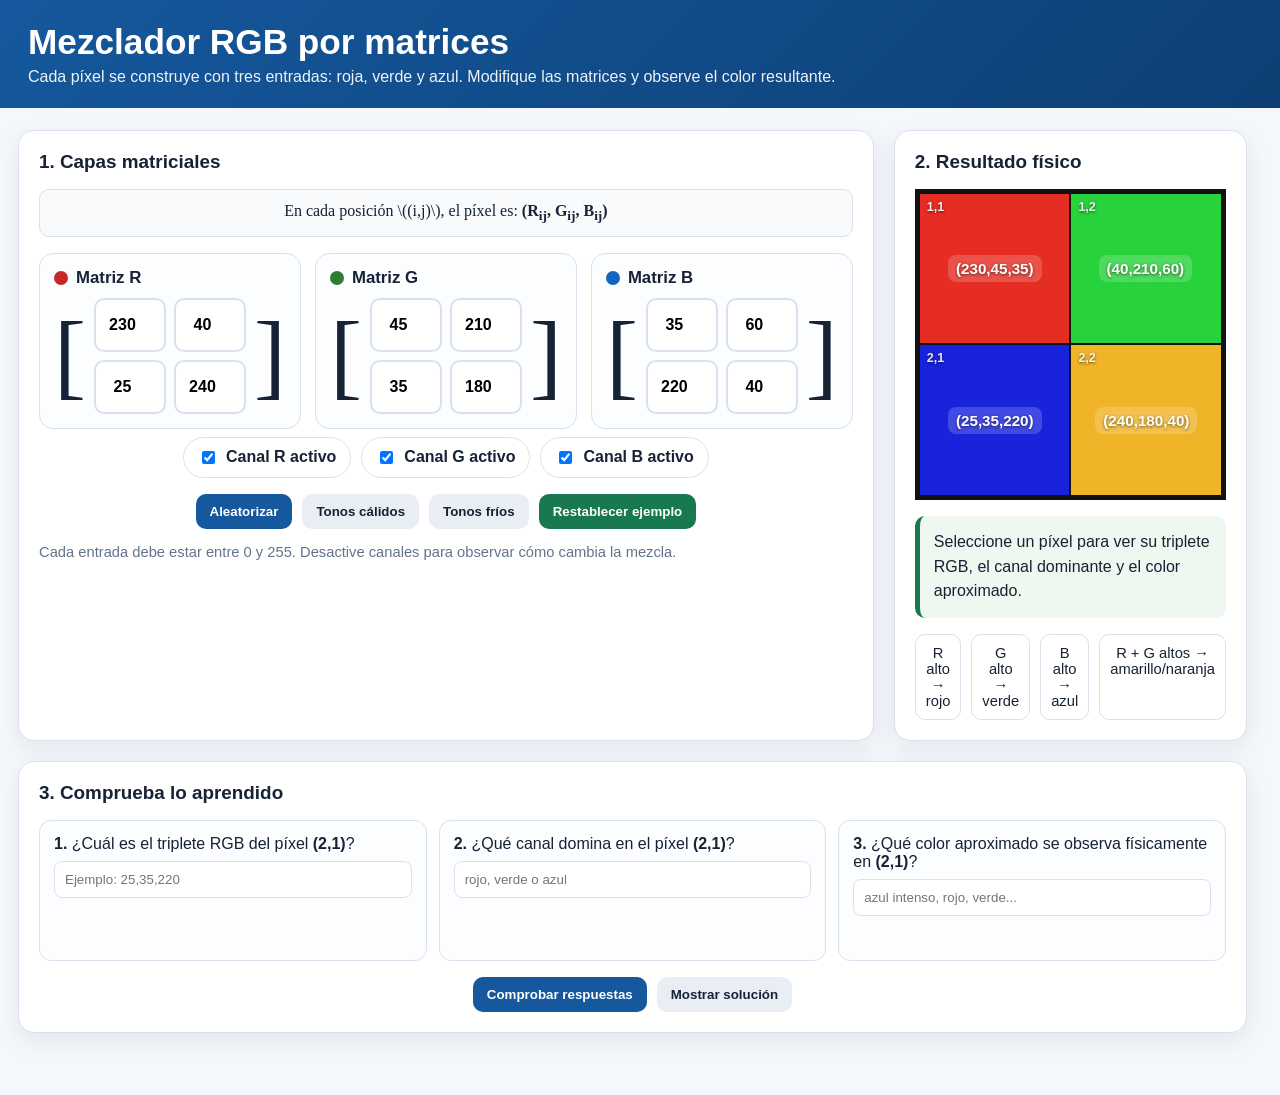
<file: public/laboratorios/mezclador_rgb_matrices.html>
<!DOCTYPE html>
<html lang="es">
<head>
<meta charset="UTF-8">
<meta name="viewport" content="width=device-width, initial-scale=1.0">
<title>Mezclador RGB por matrices</title>
<style>
  :root{
    --bg:#f4f7fb;
    --card:#ffffff;
    --border:#d9e2ec;
    --text:#162235;
    --muted:#64748b;
    --blue:#15589d;
    --blue2:#0d3f74;
    --green:#18794e;
    --red:#c62828;
    --g:#2e7d32;
    --b:#1565c0;
  }
  *{box-sizing:border-box}
  body{
    margin:0;
    font-family:Inter,Segoe UI,Arial,sans-serif;
    background:var(--bg);
    color:var(--text);
  }
  header{
    background:linear-gradient(135deg,var(--blue),var(--blue2));
    color:#fff;
    padding:22px 28px;
  }
  header h1{margin:0 0 6px;font-size:clamp(1.5rem,3vw,2.2rem)}
  header p{margin:0;opacity:.93}
  main{
    max-width:1280px;
    margin:22px auto;
    padding:0 18px 40px;
    display:grid;
    grid-template-columns:1.2fr .95fr;
    gap:20px;
  }
  .card{
    background:var(--card);
    border:1px solid var(--border);
    border-radius:16px;
    box-shadow:0 8px 24px rgba(24,49,83,.08);
    padding:20px;
  }
  h2{margin-top:0;font-size:1.18rem}
  .triple{
    display:grid;
    grid-template-columns:repeat(3,1fr);
    gap:14px;
  }
  .matrixBox{
    border:1px solid var(--border);
    border-radius:14px;
    padding:14px;
    background:#fbfdff;
  }
  .matrixBox h3{
    margin:0 0 10px;
    display:flex;
    align-items:center;
    gap:8px;
    font-size:1.05rem;
  }
  .dot{width:14px;height:14px;border-radius:50%}
  .red{background:var(--red)}
  .green{background:var(--g)}
  .blue{background:var(--b)}
  .bracketWrap{
    display:flex;
    justify-content:center;
    align-items:center;
    gap:8px;
  }
  .bracket{
    font-size:6rem;
    line-height:.8;
    font-family:Georgia,serif;
    font-weight:300;
  }
  .matrix{
    display:grid;
    grid-template-columns:repeat(2,72px);
    gap:8px;
  }
  .matrix input{
    width:72px;
    height:54px;
    border:2px solid var(--border);
    border-radius:10px;
    text-align:center;
    font-weight:700;
    font-size:1rem;
    outline:none;
  }
  .matrix input:focus{border-color:var(--blue)}
  .controls{
    display:flex;
    flex-wrap:wrap;
    gap:10px;
    justify-content:center;
    margin-top:16px;
  }
  button{
    border:none;
    border-radius:10px;
    padding:10px 14px;
    font-weight:700;
    cursor:pointer;
    color:#fff;
    background:var(--blue);
  }
  button.secondary{background:#e9eef5;color:var(--text)}
  button.greenbtn{background:var(--green)}
  .channelToggles{
    display:flex;
    gap:10px;
    justify-content:center;
    flex-wrap:wrap;
    margin-top:8px;
  }
  .pill{
    display:flex;
    align-items:center;
    gap:8px;
    padding:10px 14px;
    border-radius:999px;
    border:1px solid var(--border);
    background:#fff;
    font-weight:700;
  }
  .visual{
    display:flex;
    flex-direction:column;
    gap:16px;
  }
  .pixelGrid{
    width:min(100%,380px);
    aspect-ratio:1;
    display:grid;
    grid-template-columns:repeat(2,1fr);
    margin:0 auto;
    border:4px solid #111;
  }
  .pixel{
    border:1px solid #111;
    position:relative;
    display:flex;
    align-items:center;
    justify-content:center;
    cursor:pointer;
    font-weight:800;
    transition:.15s transform;
  }
  .pixel:hover{transform:scale(.98)}
  .pixel small{
    position:absolute;
    left:7px;
    top:6px;
    font-size:.78rem;
    color:rgba(255,255,255,.9);
    text-shadow:0 1px 3px rgba(0,0,0,.6);
  }
  .pixel span{
    padding:5px 8px;
    border-radius:8px;
    background:rgba(255,255,255,.18);
    backdrop-filter:blur(4px);
    color:#fff;
    text-shadow:0 1px 3px rgba(0,0,0,.55);
    font-size:.95rem;
  }
  .readout{
    border-left:5px solid var(--green);
    background:#eef8f0;
    padding:14px;
    border-radius:10px;
    line-height:1.55;
  }
  .formula{
    font-family:Cambria,Georgia,serif;
    background:#f8fafc;
    border:1px solid var(--border);
    padding:12px;
    border-radius:10px;
    text-align:center;
  }
  .legend{
    display:grid;
    grid-template-columns:repeat(4,1fr);
    gap:10px;
  }
  .legend div{
    border:1px solid var(--border);
    border-radius:10px;
    padding:10px;
    text-align:center;
    font-size:.92rem;
    background:#fff;
  }
  .activity{grid-column:1/-1}
  .questionGrid{
    display:grid;
    grid-template-columns:repeat(3,1fr);
    gap:12px;
  }
  .question{
    border:1px solid var(--border);
    border-radius:12px;
    padding:14px;
    background:#fcfdff;
  }
  .question input{
    width:100%;
    padding:10px;
    margin-top:8px;
    border:1px solid var(--border);
    border-radius:8px;
  }
  .feedback{margin-top:8px;font-weight:700;min-height:22px}
  .mini{
    color:var(--muted);
    font-size:.92rem;
  }
  @media(max-width:960px){
    main{grid-template-columns:1fr}
    .activity{grid-column:auto}
    .triple{grid-template-columns:1fr}
    .questionGrid{grid-template-columns:1fr}
  }
</style>
</head>
<body>
<header>
  <h1>Mezclador RGB por matrices</h1>
  <p>Cada píxel se construye con tres entradas: roja, verde y azul. Modifique las matrices y observe el color resultante.</p>
</header>

<main>
  <section class="card">
    <h2>1. Capas matriciales</h2>
    <div class="formula">
      En cada posición \((i,j)\), el píxel es: <strong>(R<sub>ij</sub>, G<sub>ij</sub>, B<sub>ij</sub>)</strong>
    </div>

    <div class="triple" style="margin-top:16px">
      <div class="matrixBox">
        <h3><span class="dot red"></span> Matriz R</h3>
        <div class="bracketWrap">
          <span class="bracket">[</span>
          <div class="matrix" id="rMatrix"></div>
          <span class="bracket">]</span>
        </div>
      </div>

      <div class="matrixBox">
        <h3><span class="dot green"></span> Matriz G</h3>
        <div class="bracketWrap">
          <span class="bracket">[</span>
          <div class="matrix" id="gMatrix"></div>
          <span class="bracket">]</span>
        </div>
      </div>

      <div class="matrixBox">
        <h3><span class="dot blue"></span> Matriz B</h3>
        <div class="bracketWrap">
          <span class="bracket">[</span>
          <div class="matrix" id="bMatrix"></div>
          <span class="bracket">]</span>
        </div>
      </div>
    </div>

    <div class="channelToggles">
      <label class="pill"><input type="checkbox" id="toggleR" checked> Canal R activo</label>
      <label class="pill"><input type="checkbox" id="toggleG" checked> Canal G activo</label>
      <label class="pill"><input type="checkbox" id="toggleB" checked> Canal B activo</label>
    </div>

    <div class="controls">
      <button id="randomBtn">Aleatorizar</button>
      <button class="secondary" id="warmBtn">Tonos cálidos</button>
      <button class="secondary" id="coolBtn">Tonos fríos</button>
      <button class="greenbtn" id="resetBtn">Restablecer ejemplo</button>
    </div>
    <p class="mini">Cada entrada debe estar entre 0 y 255. Desactive canales para observar cómo cambia la mezcla.</p>
  </section>

  <section class="card visual">
    <div>
      <h2>2. Resultado físico</h2>
      <div class="pixelGrid" id="pixelGrid"></div>
    </div>

    <div class="readout" id="readout">
      Seleccione un píxel para ver su triplete RGB, el canal dominante y el color aproximado.
    </div>

    <div class="legend">
      <div>R alto → rojo</div>
      <div>G alto → verde</div>
      <div>B alto → azul</div>
      <div>R + G altos → amarillo/naranja</div>
    </div>
  </section>

  <section class="card activity">
    <h2>3. Comprueba lo aprendido</h2>
    <div class="questionGrid">
      <div class="question">
        <strong>1.</strong> ¿Cuál es el triplete RGB del píxel <strong>(2,1)</strong>?
        <input id="q1" type="text" placeholder="Ejemplo: 25,35,220">
        <div class="feedback" id="f1"></div>
      </div>

      <div class="question">
        <strong>2.</strong> ¿Qué canal domina en el píxel <strong>(2,1)</strong>?
        <input id="q2" type="text" placeholder="rojo, verde o azul">
        <div class="feedback" id="f2"></div>
      </div>

      <div class="question">
        <strong>3.</strong> ¿Qué color aproximado se observa físicamente en <strong>(2,1)</strong>?
        <input id="q3" type="text" placeholder="azul intenso, rojo, verde...">
        <div class="feedback" id="f3"></div>
      </div>
    </div>

    <div class="controls">
      <button id="checkBtn">Comprobar respuestas</button>
      <button class="secondary" id="showBtn">Mostrar solución</button>
    </div>
  </section>
</main>

<script>
const initialR = [[230,40],[25,240]];
const initialG = [[45,210],[35,180]];
const initialB = [[35,60],[220,40]];

let R = initialR.map(row => [...row]);
let G = initialG.map(row => [...row]);
let B = initialB.map(row => [...row]);
let selected = null;

const rMatrix = document.getElementById("rMatrix");
const gMatrix = document.getElementById("gMatrix");
const bMatrix = document.getElementById("bMatrix");
const pixelGrid = document.getElementById("pixelGrid");
const readout = document.getElementById("readout");

function clamp(v){
  v = Number(v);
  if(Number.isNaN(v)) return 0;
  return Math.max(0, Math.min(255, Math.round(v)));
}

function textColor(r,g,b){
  const luma = 0.299*r + 0.587*g + 0.114*b;
  return luma < 150 ? "#fff" : "#111";
}

function dominantChannel(r,g,b){
  const max = Math.max(r,g,b);
  const dom = [];
  if(r === max) dom.push("rojo");
  if(g === max) dom.push("verde");
  if(b === max) dom.push("azul");
  return dom.join(" y ");
}

function approxColorName(r,g,b){
  if(r < 35 && g < 35 && b < 35) return "negro";
  if(r > 220 && g > 220 && b > 220) return "blanco";
  if(Math.abs(r-g) < 20 && Math.abs(g-b) < 20) return "gris";

  const max = Math.max(r,g,b);
  if(r > 180 && g > 150 && b < 100) return "amarillo o naranja";
  if(r > 180 && b > 180 && g < 120) return "magenta";
  if(g > 160 && b > 160 && r < 120) return "cian";

  if(max === r){
    if(r > 180 && g < 100 && b < 100) return "rojo intenso";
    return "rojizo";
  }
  if(max === g){
    if(g > 180 && r < 120 && b < 120) return "verde intenso";
    return "verdoso";
  }
  if(max === b){
    if(b > 180 && r < 120 && g < 120) return "azul intenso";
    return "azulado";
  }
  return "mezcla de color";
}

function activeChannelValue(channel, value){
  const checked = document.getElementById("toggle" + channel).checked;
  return checked ? value : 0;
}

function buildInputs(container, matrix, label){
  container.innerHTML = "";
  for(let i=0;i<2;i++){
    for(let j=0;j<2;j++){
      const input = document.createElement("input");
      input.type = "number";
      input.min = 0;
      input.max = 255;
      input.value = matrix[i][j];
      input.setAttribute("aria-label", `${label}${i+1}${j+1}`);
      input.addEventListener("input", e => {
        matrix[i][j] = clamp(e.target.value);
        e.target.value = matrix[i][j];
        updatePixels();
      });
      container.appendChild(input);
    }
  }
}

function buildGrid(){
  pixelGrid.innerHTML = "";
  for(let i=0;i<2;i++){
    for(let j=0;j<2;j++){
      const cell = document.createElement("div");
      cell.className = "pixel";
      cell.dataset.i = i;
      cell.dataset.j = j;
      cell.innerHTML = `<small>${i+1},${j+1}</small><span></span>`;
      cell.addEventListener("click", () => selectPixel(i,j));
      pixelGrid.appendChild(cell);
    }
  }
}

function updatePixels(){
  const cells = [...pixelGrid.children];
  cells.forEach((cell, idx) => {
    const i = Math.floor(idx/2);
    const j = idx%2;
    const r = activeChannelValue("R", R[i][j]);
    const g = activeChannelValue("G", G[i][j]);
    const b = activeChannelValue("B", B[i][j]);
    cell.style.background = `rgb(${r},${g},${b})`;
    cell.style.color = textColor(r,g,b);
    cell.querySelector("span").textContent = `(${r},${g},${b})`;
    cell.style.outline = selected && selected[0]===i && selected[1]===j ? "4px solid #15589d" : "none";
  });
  if(selected) selectPixel(selected[0],selected[1],false);
}

function selectPixel(i,j,refresh=true){
  selected = [i,j];
  const r = activeChannelValue("R", R[i][j]);
  const g = activeChannelValue("G", G[i][j]);
  const b = activeChannelValue("B", B[i][j]);
  const dom = dominantChannel(r,g,b);
  const color = approxColorName(r,g,b);
  readout.innerHTML = `
    <strong>Píxel (${i+1},${j+1})</strong><br>
    Triplete RGB: <strong>(${r}, ${g}, ${b})</strong><br>
    Canal dominante: <strong>${dom}</strong><br>
    Color aproximado: <strong>${color}</strong>
  `;
  if(refresh) updatePixels();
}

function clearFeedback(){
  ["f1","f2","f3"].forEach(id => document.getElementById(id).textContent = "");
}

function resetAll(){
  R = initialR.map(row => [...row]);
  G = initialG.map(row => [...row]);
  B = initialB.map(row => [...row]);
  document.getElementById("toggleR").checked = true;
  document.getElementById("toggleG").checked = true;
  document.getElementById("toggleB").checked = true;
  selected = null;
  buildAll();
  clearFeedback();
}

function buildAll(){
  buildInputs(rMatrix, R, "R");
  buildInputs(gMatrix, G, "G");
  buildInputs(bMatrix, B, "B");
  buildGrid();
  updatePixels();
}

function randomInt(min,max){
  return Math.floor(Math.random()*(max-min+1))+min;
}

document.getElementById("randomBtn").onclick = () => {
  R = [[randomInt(0,255),randomInt(0,255)],[randomInt(0,255),randomInt(0,255)]];
  G = [[randomInt(0,255),randomInt(0,255)],[randomInt(0,255),randomInt(0,255)]];
  B = [[randomInt(0,255),randomInt(0,255)],[randomInt(0,255),randomInt(0,255)]];
  selected = null;
  buildAll();
  clearFeedback();
};

document.getElementById("warmBtn").onclick = () => {
  R = [[randomInt(150,255),randomInt(150,255)],[randomInt(120,255),randomInt(140,255)]];
  G = [[randomInt(60,200),randomInt(70,210)],[randomInt(50,180),randomInt(70,190)]];
  B = [[randomInt(0,90),randomInt(0,80)],[randomInt(0,70),randomInt(0,90)]];
  selected = null;
  buildAll();
  clearFeedback();
};

document.getElementById("coolBtn").onclick = () => {
  R = [[randomInt(0,90),randomInt(0,100)],[randomInt(0,80),randomInt(0,110)]];
  G = [[randomInt(20,150),randomInt(30,170)],[randomInt(40,160),randomInt(30,150)]];
  B = [[randomInt(120,255),randomInt(150,255)],[randomInt(140,255),randomInt(150,255)]];
  selected = null;
  buildAll();
  clearFeedback();
};

document.getElementById("resetBtn").onclick = resetAll;

["toggleR","toggleG","toggleB"].forEach(id => {
  document.getElementById(id).addEventListener("change", updatePixels);
});

document.getElementById("checkBtn").onclick = () => {
  const expectedRGB = `${R[1][0]},${G[1][0]},${B[1][0]}`.replace(/\s+/g,"");
  const userRGB = document.getElementById("q1").value.replace(/\s+/g,"").replace(/[()]/g,"");
  const dom = dominantChannel(R[1][0], G[1][0], B[1][0]);
  const approx = approxColorName(R[1][0], G[1][0], B[1][0]);

  document.getElementById("f1").textContent =
    userRGB === expectedRGB ? "Correcto." : "Revise las entradas R21, G21 y B21.";

  const q2 = document.getElementById("q2").value.toLowerCase().trim();
  document.getElementById("f2").textContent =
    q2.includes(dom.split(" y ")[0]) ? "Correcto." : "Compare los tres valores y ubique el mayor.";

  const q3 = document.getElementById("q3").value.toLowerCase().trim();
  const keywords = approx.split(" o ").flatMap(x => x.split(" y "));
  const ok = keywords.some(k => q3.includes(k.trim().split(" ")[0]));
  document.getElementById("f3").textContent =
    ok ? "Correcto." : "Observe el canal dominante y el aspecto del píxel.";
};

document.getElementById("showBtn").onclick = () => {
  const dom = dominantChannel(R[1][0], G[1][0], B[1][0]);
  const approx = approxColorName(R[1][0], G[1][0], B[1][0]);
  document.getElementById("f1").textContent = `(${R[1][0]}, ${G[1][0]}, ${B[1][0]})`;
  document.getElementById("f2").textContent = dom;
  document.getElementById("f3").textContent = approx;
};

resetAll();
</script>
</body>
</html>
</file>
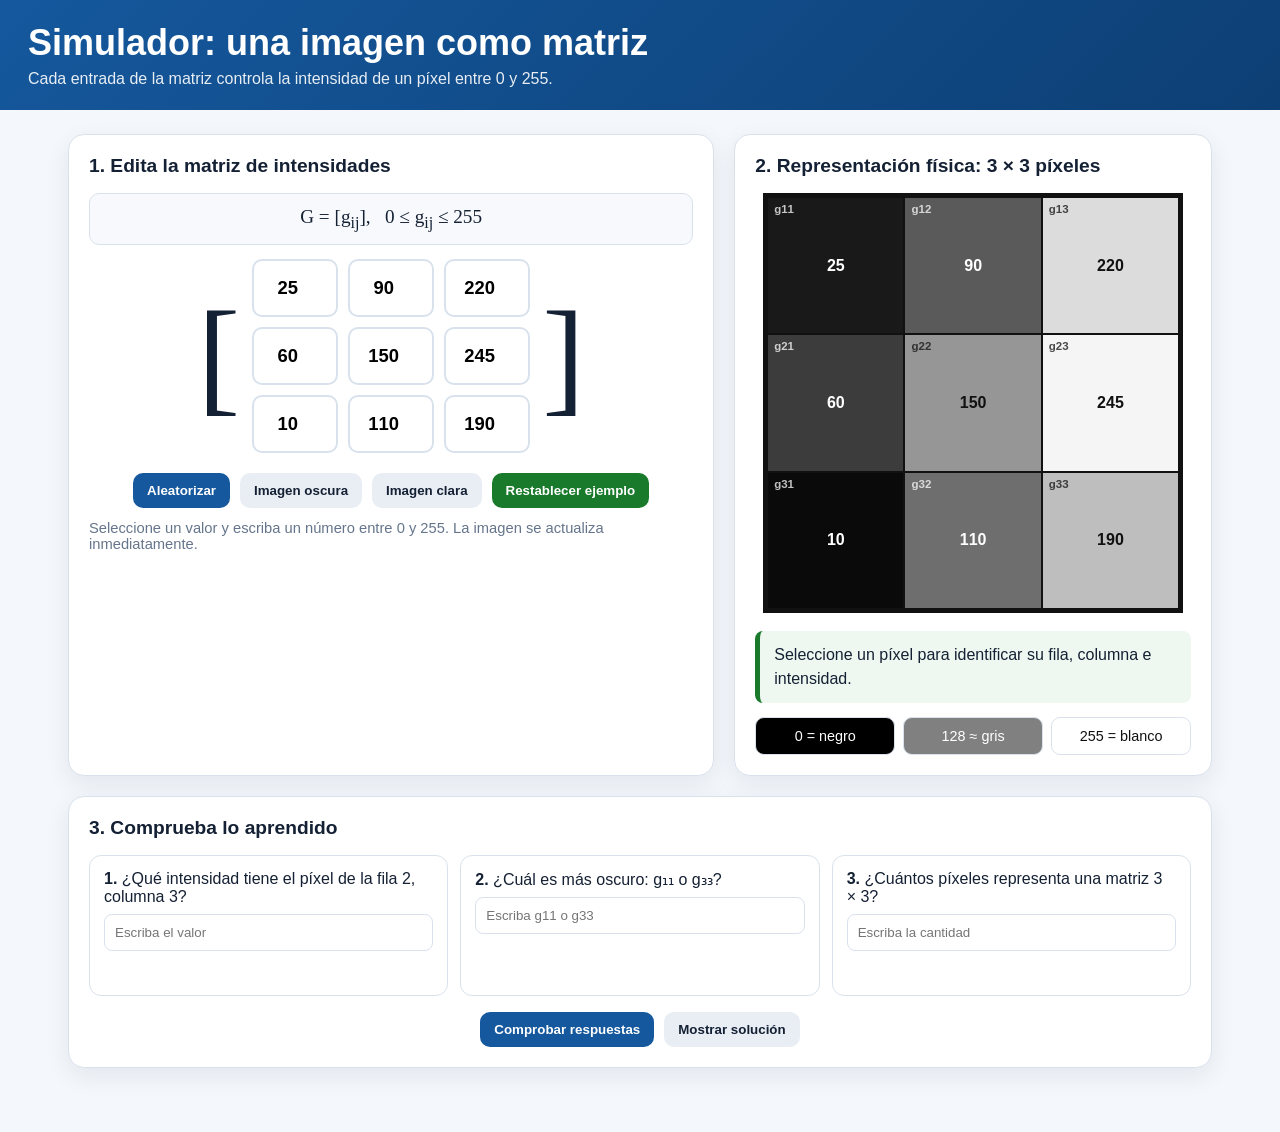
<file: public/laboratorios/simulador_matrices_escala_grises.html>
<!DOCTYPE html>
<html lang="es">
<head>
<meta charset="UTF-8" />
<meta name="viewport" content="width=device-width, initial-scale=1.0" />
<title>Simulador de matrices e imágenes en escala de grises</title>
<style>
  :root{
    --blue:#15589d;
    --blue2:#0d3f74;
    --green:#197a2b;
    --bg:#f4f7fb;
    --card:#ffffff;
    --text:#142033;
    --muted:#65758b;
    --border:#d9e2ec;
  }
  *{box-sizing:border-box}
  body{
    margin:0;
    font-family:Inter,Segoe UI,Arial,sans-serif;
    background:var(--bg);
    color:var(--text);
  }
  header{
    background:linear-gradient(135deg,var(--blue),var(--blue2));
    color:white;
    padding:22px 28px;
  }
  header h1{margin:0 0 6px;font-size:clamp(1.5rem,3vw,2.25rem)}
  header p{margin:0;opacity:.9}
  main{
    max-width:1180px;
    margin:24px auto;
    padding:0 18px 40px;
    display:grid;
    grid-template-columns:1.15fr .85fr;
    gap:20px;
  }
  .card{
    background:var(--card);
    border:1px solid var(--border);
    border-radius:16px;
    box-shadow:0 8px 24px rgba(24,49,83,.08);
    padding:20px;
  }
  h2{margin-top:0;font-size:1.2rem}
  .matrix-wrap{
    display:flex;
    align-items:center;
    gap:12px;
    justify-content:center;
    margin:14px 0 20px;
  }
  .bracket{
    font-size:8rem;
    line-height:.8;
    font-family:Georgia,serif;
    font-weight:300;
  }
  .matrix{
    display:grid;
    grid-template-columns:repeat(3,86px);
    gap:10px;
  }
  .matrix input{
    width:86px;
    height:58px;
    border:2px solid var(--border);
    border-radius:10px;
    text-align:center;
    font-size:1.15rem;
    font-weight:700;
    outline:none;
  }
  .matrix input:focus{border-color:var(--blue)}
  .controls{
    display:flex;
    flex-wrap:wrap;
    gap:10px;
    justify-content:center;
  }
  button{
    border:none;
    border-radius:10px;
    padding:10px 14px;
    font-weight:700;
    cursor:pointer;
    background:var(--blue);
    color:white;
  }
  button.secondary{background:#e9eef5;color:var(--text)}
  button.green{background:var(--green)}
  .pixel-grid{
    width:min(100%,420px);
    aspect-ratio:1;
    display:grid;
    grid-template-columns:repeat(3,1fr);
    margin:10px auto 18px;
    border:4px solid #111;
  }
  .pixel{
    position:relative;
    border:1px solid #111;
    display:flex;
    align-items:center;
    justify-content:center;
    font-weight:800;
    cursor:pointer;
    user-select:none;
    transition:.15s transform;
  }
  .pixel:hover{transform:scale(.98)}
  .pixel small{
    position:absolute;
    left:6px;
    top:5px;
    font-size:.72rem;
    opacity:.75;
  }
  .readout{
    border-left:5px solid var(--green);
    background:#eef8f0;
    padding:12px 14px;
    border-radius:8px;
    line-height:1.5;
  }
  .legend{
    display:grid;
    grid-template-columns:repeat(3,1fr);
    gap:8px;
    margin-top:14px;
  }
  .legend div{
    padding:10px;
    text-align:center;
    border-radius:9px;
    border:1px solid var(--border);
    font-size:.9rem;
  }
  .black{background:#000;color:white}
  .gray{background:#808080;color:white}
  .white{background:#fff;color:#111}
  .activity{
    grid-column:1/-1;
  }
  .question-grid{
    display:grid;
    grid-template-columns:repeat(3,1fr);
    gap:12px;
  }
  .question{
    border:1px solid var(--border);
    border-radius:12px;
    padding:14px;
  }
  .question input{
    width:100%;
    margin-top:8px;
    padding:10px;
    border:1px solid var(--border);
    border-radius:8px;
  }
  .feedback{margin-top:8px;font-weight:700;min-height:22px}
  .hint{
    margin-top:12px;
    color:var(--muted);
    font-size:.92rem;
  }
  .formula{
    text-align:center;
    font-family:Cambria,Georgia,serif;
    font-size:1.2rem;
    background:#f7f9fc;
    border:1px solid var(--border);
    padding:12px;
    border-radius:10px;
  }
  @media(max-width:820px){
    main{grid-template-columns:1fr}
    .activity{grid-column:auto}
    .question-grid{grid-template-columns:1fr}
    .matrix{grid-template-columns:repeat(3,72px)}
    .matrix input{width:72px}
    .bracket{font-size:7rem}
  }
</style>
</head>
<body>
<header>
  <h1>Simulador: una imagen como matriz</h1>
  <p>Cada entrada de la matriz controla la intensidad de un píxel entre 0 y 255.</p>
</header>

<main>
  <section class="card">
    <h2>1. Edita la matriz de intensidades</h2>
    <div class="formula">G = [g<sub>ij</sub>], &nbsp; 0 ≤ g<sub>ij</sub> ≤ 255</div>
    <div class="matrix-wrap">
      <span class="bracket">[</span>
      <div class="matrix" id="matrixInputs"></div>
      <span class="bracket">]</span>
    </div>
    <div class="controls">
      <button id="randomBtn">Aleatorizar</button>
      <button class="secondary" id="darkBtn">Imagen oscura</button>
      <button class="secondary" id="lightBtn">Imagen clara</button>
      <button class="green" id="resetBtn">Restablecer ejemplo</button>
    </div>
    <p class="hint">Seleccione un valor y escriba un número entre 0 y 255. La imagen se actualiza inmediatamente.</p>
  </section>

  <section class="card">
    <h2>2. Representación física: 3 × 3 píxeles</h2>
    <div class="pixel-grid" id="pixelGrid"></div>
    <div class="readout" id="readout">
      Seleccione un píxel para identificar su fila, columna e intensidad.
    </div>
    <div class="legend">
      <div class="black">0 = negro</div>
      <div class="gray">128 ≈ gris</div>
      <div class="white">255 = blanco</div>
    </div>
  </section>

  <section class="card activity">
    <h2>3. Comprueba lo aprendido</h2>
    <div class="question-grid">
      <div class="question">
        <strong>1.</strong> ¿Qué intensidad tiene el píxel de la fila 2, columna 3?
        <input id="q1" type="number" placeholder="Escriba el valor">
        <div class="feedback" id="f1"></div>
      </div>
      <div class="question">
        <strong>2.</strong> ¿Cuál es más oscuro: g₁₁ o g₃₃?
        <input id="q2" type="text" placeholder="Escriba g11 o g33">
        <div class="feedback" id="f2"></div>
      </div>
      <div class="question">
        <strong>3.</strong> ¿Cuántos píxeles representa una matriz 3 × 3?
        <input id="q3" type="number" placeholder="Escriba la cantidad">
        <div class="feedback" id="f3"></div>
      </div>
    </div>
    <div class="controls" style="margin-top:16px">
      <button id="checkBtn">Comprobar respuestas</button>
      <button class="secondary" id="showBtn">Mostrar solución</button>
    </div>
  </section>
</main>

<script>
const initial = [
  [25, 90, 220],
  [60, 150, 245],
  [10, 110, 190]
];

let values = initial.map(r => [...r]);
let selected = null;

const inputsContainer = document.getElementById('matrixInputs');
const pixelGrid = document.getElementById('pixelGrid');
const readout = document.getElementById('readout');

function clamp(v){
  v = Number(v);
  if(Number.isNaN(v)) return 0;
  return Math.max(0, Math.min(255, Math.round(v)));
}

function textColor(v){
  return v < 145 ? '#fff' : '#111';
}

function build(){
  inputsContainer.innerHTML = '';
  pixelGrid.innerHTML = '';

  for(let i=0;i<3;i++){
    for(let j=0;j<3;j++){
      const input = document.createElement('input');
      input.type = 'number';
      input.min = 0;
      input.max = 255;
      input.value = values[i][j];
      input.setAttribute('aria-label', `Entrada fila ${i+1}, columna ${j+1}`);
      input.addEventListener('input', e => {
        values[i][j] = clamp(e.target.value);
        e.target.value = values[i][j];
        updatePixels();
      });
      inputsContainer.appendChild(input);

      const px = document.createElement('div');
      px.className = 'pixel';
      px.dataset.i = i;
      px.dataset.j = j;
      px.innerHTML = `<small>g${i+1}${j+1}</small><span>${values[i][j]}</span>`;
      px.addEventListener('click', () => selectPixel(i,j));
      pixelGrid.appendChild(px);
    }
  }
  updatePixels();
}

function updatePixels(){
  const cells = [...pixelGrid.children];
  cells.forEach((cell,k)=>{
    const i = Math.floor(k/3), j = k%3;
    const v = values[i][j];
    cell.style.background = `rgb(${v},${v},${v})`;
    cell.style.color = textColor(v);
    cell.querySelector('span').textContent = v;
    cell.style.outline = selected && selected[0]===i && selected[1]===j ? '4px solid #15589d' : 'none';
  });
  if(selected) selectPixel(selected[0],selected[1],false);
}

function selectPixel(i,j,refresh=true){
  selected=[i,j];
  const v=values[i][j];
  const tone = v < 85 ? 'oscuro' : v < 170 ? 'intermedio' : 'claro';
  readout.innerHTML =
    `<strong>g<sub>${i+1}${j+1}</sub> = ${v}</strong><br>
     Fila ${i+1}, columna ${j+1}. Es un píxel de tono <strong>${tone}</strong>.`;
  if(refresh) updatePixels();
}

function setMatrix(m){
  values = m.map(r=>r.map(clamp));
  selected = null;
  build();
  clearFeedback();
}

function clearFeedback(){
  ['f1','f2','f3'].forEach(id=>document.getElementById(id).textContent='');
}

document.getElementById('randomBtn').onclick=()=>{
  setMatrix(Array.from({length:3},()=>Array.from({length:3},()=>Math.floor(Math.random()*256))));
};
document.getElementById('darkBtn').onclick=()=>{
  setMatrix(Array.from({length:3},()=>Array.from({length:3},()=>Math.floor(Math.random()*86))));
};
document.getElementById('lightBtn').onclick=()=>{
  setMatrix(Array.from({length:3},()=>Array.from({length:3},()=>170+Math.floor(Math.random()*86))));
};
document.getElementById('resetBtn').onclick=()=>setMatrix(initial);

document.getElementById('checkBtn').onclick=()=>{
  const a1 = Number(document.getElementById('q1').value);
  const a2 = document.getElementById('q2').value.toLowerCase().replace(/[^0-9g]/g,'');
  const a3 = Number(document.getElementById('q3').value);

  const correct2 = values[0][0] <= values[2][2] ? 'g11' : 'g33';

  document.getElementById('f1').textContent =
    a1 === values[1][2] ? 'Correcto.' : `Revise la entrada g23.`;
  document.getElementById('f2').textContent =
    a2 === correct2 ? 'Correcto.' : 'Recuerde: menor intensidad significa un píxel más oscuro.';
  document.getElementById('f3').textContent =
    a3 === 9 ? 'Correcto.' : 'Multiplique filas × columnas.';
};

document.getElementById('showBtn').onclick=()=>{
  const darker = values[0][0] <= values[2][2] ? 'g11' : 'g33';
  document.getElementById('f1').textContent = `g23 = ${values[1][2]}.`;
  document.getElementById('f2').textContent = `${darker} es más oscuro.`;
  document.getElementById('f3').textContent = '3 × 3 = 9 píxeles.';
};

build();
</script>
</body>
</html>
</file>
